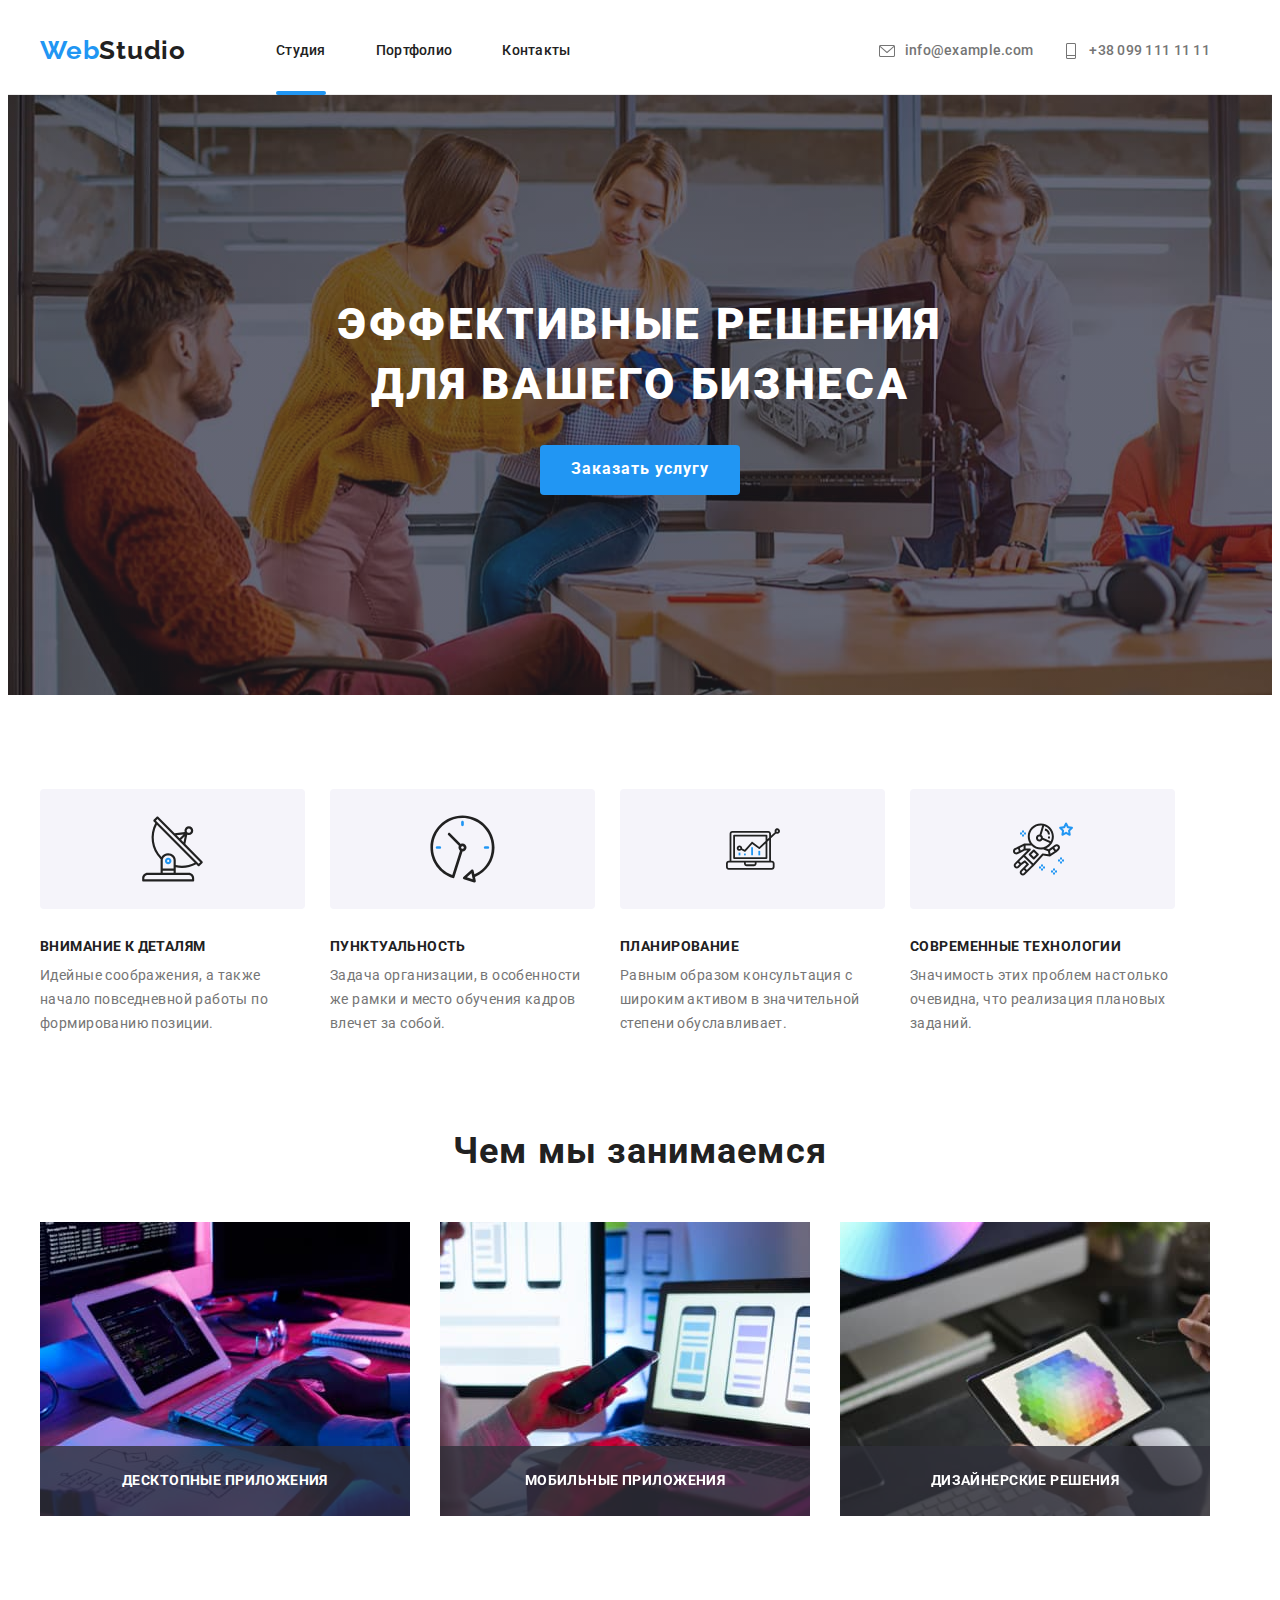
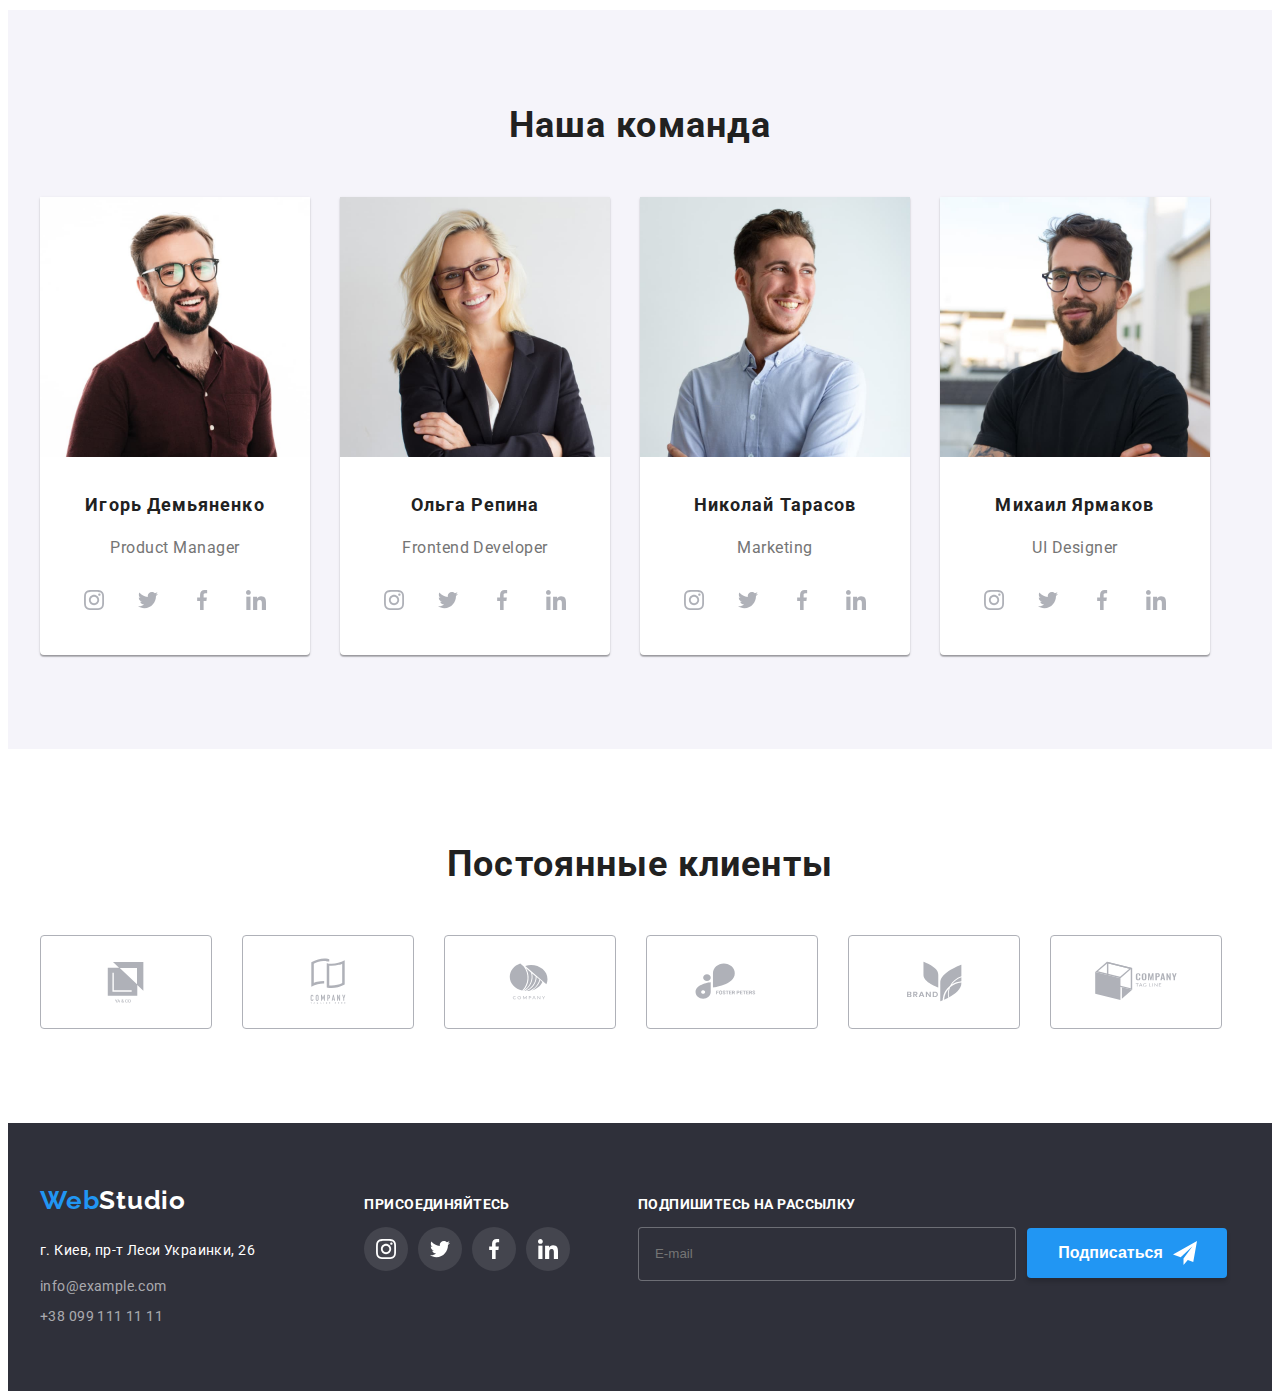
<file: index.html>
<!DOCTYPE html>
<html lang="ru">
<head>
   <meta charset="UTF-8">
   <meta name="viewport" content="width=device-width, initial-scale=1.0">
   <title>WebStudio</title>
   <link rel="preconnect" href="https://fonts.googleapis.com">
<link rel="preconnect" href="https://fonts.gstatic.com" crossorigin>
<link href="https://fonts.googleapis.com/css2?family=Raleway:wght@700&family=Roboto:wght@400;500;700;900&display=swap" rel="stylesheet">
<link rel="stylesheet" href="https://cdnjs.cloudflare.com/ajax/libs/modern-normalize/1.1.0/modern-normalize.min.css" integrity="sha512-wpPYUAdjBVSE4KJnH1VR1HeZfpl1ub8YT/NKx4PuQ5NmX2tKuGu6U/JRp5y+Y8XG2tV+wKQpNHVUX03MfMFn9Q==" crossorigin="anonymous" referrerpolicy="no-referrer" />   
<link rel="stylesheet" href="./css/main.min.css">
</head>
<body>
   <header class="header">
      <nav class="container main-nav">
            <a href="./index.html" class="logo">Web<span>Studio</span>
            </a>
        <ul class="site-nav list">
         <li class="site-nav__item"><a class="link current" href="./index.html">Студия</a></li>
          <li class="site-nav__item"><a class="link" href="./portfolio.html">Портфолио</a></li>
          <li class="site-nav__item"><a class="link" href="">Контакты</a></li>
       </ul>
     
     <div class="contact">
      
      <a class="contact__link" href="mailto:info@example.com">
         <svg class="contact__icon" width="16px" height="16px">
         <use href="./images/icons.svg#icon-envelope">
         </use>
      </svg>info@example.com</a>

      

      <a class="contact__link" href="tel:+380991111111">
         <svg class="contact__icon" width="16px" height="16px">
         <use href="./images/icons.svg#icon-vector"></use>
      </svg>
      +38 099 111 11 11
   </a>
      
     </div> 
   </nav>
   </header>
   
   <main>
       <!-- Hero section-->

      <section class="hero section">
         <div class="hero__container">
         <h1 class="hero__title">Эффективные решения для вашего бизнеса</h1>
         <button type="button" data-modal-open class="hero__button">Заказать услугу</button>
         </div>
      </section>

      <!-- Modal -->

      <div class="backdrop is-hidden" data-modal>
         <div class="modal">
<button data-modal-close class="modal__close">
   <svg class="modal__svg" width="11px" height="11px">
      <use href="./images/icons.svg#icon-close"></use>
   </svg>
</button>
<p class="modal__title">Оставьте свои данные, мы вам перезвоним</p>

<form class="form-call">

   <div class="form-call__field">
   <label class="form-call__label" for="name">Имя</label>
   <input class="form-call__input" type="text" name="name" id="name">
   <svg class="form-call__svg" width="16px" height="16px">
      <use href="./images/icons.svg#icon-person"></use>
   </svg>
</div>

   <div class="form-call__field">
   <label class="form-call__label" for="tel">Телефон</label>
   <input class="form-call__input" type="text" name="name" id="tel">
   <svg class="form-call__svg" width="16px" height="16px">
      <use href="./images/icons.svg#icon-phone"></use>
   </svg>
</div>

   <div class="form-call__field">
   <label class="form-call__label" for="email">Почта</label>
   <input class="form-call__input" type="text" name="name" id="email">
   <svg class="form-call__svg" width="16px" height="16px">
      <use href="./images/icons.svg#icon-email"></use>
   </svg>
</div>

   <label class="form-call__label" for="comment">Комментарий</label>
   <textarea rows="8" class="form-call__input comment" name="comment" id="comment" placeholder="Введите текст">

   </textarea>

  
   <label class="subcribe-label">
      <input class="subcribe-label__checkbox" type="checkbox" name="topic">
      <span class="subcribe-label__icon"></span>
      Соглашаюсь с рассылкой и принимаю Условия договора
   </label>


   <button type="submit" class="subcribe-label__button">Отправить</button>
</form>


         </div>
      </div>


       <!-- Work section-->
   <section class="section-work section">
      <div class="container">

      <ul class="list-work list">
         <li>
            <div class="list-work__icon">
            <svg width="65" height="70">
               <use href="./images/icons.svg#icon-antenna"></use>
            </svg>
            </div>
            <h3 class="list-work__title">Внимание к деталям</h3>
         <p class="list-work__description">Идейные соображения, а также начало повседневной работы по формированию позиции.</p>
      </li>
      <li>
         <div class="list-work__icon">
         <svg width="67" height="70">
            <use href="./images/icons.svg#icon-clock"></use>
         </svg>
      </div>
         <h3 class="list-work__title">Пунктуальность</h3>
        <p class="list-work__description">Задача организации, в особенности же рамки и место обучения кадров влечет за собой.</p>
   </li>
   <li>
      <div class="list-work__icon">
      <svg width="70" height="54">
         <use href="./images/icons.svg#icon-diagram"></use>
      </svg>
   </div>
        <h3 class="list-work__title">Планирование</h3>
       <p class="list-work__description">Равным образом консультация с широким активом в значительной степени обуславливает.</p>
  </li>
  <li>
   <div class="list-work__icon">
   <svg width="70" height="60">
      <use href="./images/icons.svg#icon-astronaut"></use>
   </svg>
</div>
       <h3 class="list-work__title">Современные технологии</h3>
      <p class="list-work__description">Значимость этих проблем настолько очевидна, что реализация плановых заданий.</p>
  </li>
      </ul>
      
      </div>
   </section>

    <!-- Examples work section-->

   <section class="section-do">
      <div class="container">
      <h2 class="section-do__title title">Чем мы занимаемся</h2>
<ul class="section-do__list list">
   <li class="section-do__item">
      <div class="section-do__thumb">     
          <img src="./images/img1.jpg" alt="Компьютер" width="370">
          <p class="section-do__text">Десктопные приложения</p>
      </div>
      
   </li>
   <li class="section-do__item">
      <div class="section-do__thumb">     
         <img src="./images/img2.jpg" alt="Компьютер" width="370">
         <p class="section-do__text">Мобильные приложения</p>
     </div>
   </li>
   <li class="section-do__item">
      <div class="section-do__thumb">     
         <img src="./images/img3.jpg" alt="Компьютер" width="370">
         <p class="section-do__text">Дизайнерские решения</p>
     </div>
   </li>
</ul>
</div>
   </section>

    <!-- Team section-->

   <section class="section-team section">
      <div class="container">
      <h2 class="section-team__title title">Наша команда</h2>

      <ul class="section-team__list list">

          <!-- First card -->

         <li class="section-team__item">
            <img src="./images/team1.jpg" alt="Дизайнер" width="270">
            <div class="section-team__wrap">
            <h3 class="section-team__name">Игорь Демьяненко</h3>
            <p class="section-team__description">Product Manager</p>
            </div>

            <ul class="social-team">
               <li class="social-team__item">
                  <a class="social-team__link" href="#">
                  <svg class="social-team__icon">
                     <use href="./images/icons.svg#icon-instagram"></use>
                  </svg>
               </a>
               </li>
               <li class="social-team__item">
                  <a class="social-team__link" href="#">
                  <svg class="social-team__icon">
                     <use href="./images/icons.svg#icon-twitter-1"></use>
                  </svg>
                  </a>
               </li>
               <li class="social-team__item">
                  <a class="social-team__link" href="#">
                  <svg class="social-team__icon">
                     <use href="./images/icons.svg#icon-facebook"></use>
                  </svg>
                  </a>
               </li>
               <li class="social-team__item">
                  <a class="social-team__link" href="#">
                  <svg class="social-team__icon">
                     <use href="./images/icons.svg#icon-linkedin"></use>
                  </svg>
                  </a>
               </li>
            </ul>

         </li>
         <li class="section-team__item">
            <img src="./images/team2.jpg" alt="Разработчик" width="270">
            <div class="section-team__wrap">
            <h3 class="section-team__name">Ольга Репина</h3>
            <p class="section-team__description">Frontend Developer</p>
         </div>

         <ul class="social-team">
            <li class="social-team__item">
               <a class="social-team__link" href="#">
               <svg class="social-team__icon">
                  <use href="./images/icons.svg#icon-instagram"></use>
               </svg>
            </a>
            </li>
            <li class="social-team__item">
               <a class="social-team__link" href="#">
               <svg class="social-team__icon">
                  <use href="./images/icons.svg#icon-twitter-1"></use>
               </svg>
               </a>
            </li>
            <li class="social-team__item">
               <a class="social-team__link" href="#">
               <svg class="social-team__icon">
                  <use href="./images/icons.svg#icon-facebook"></use>
               </svg>
               </a>
            </li>
            <li class="social-team__item">
               <a class="social-team__link" href="#">
               <svg class="social-team__icon">
                  <use href="./images/icons.svg#icon-linkedin"></use>
               </svg>
               </a>
            </li>
         </ul>

         </li>
         <li class="section-team__item">
            <img src="./images/team3.jpg" alt="Маркетолог" width="270">
            <div class="section-team__wrap">
            <h3 class="section-team__name">Николай Тарасов</h3>
            <p class="section-team__description">Marketing</p>
         </div>

         <ul class="social-team">
            <li class="social-team__item">
               <a class="social-team__link" href="#">
               <svg class="social-team__icon">
                  <use href="./images/icons.svg#icon-instagram"></use>
               </svg>
            </a>
            </li>
            <li class="social-team__item">
               <a class="social-team__link" href="#">
               <svg class="social-team__icon">
                  <use href="./images/icons.svg#icon-twitter-1"></use>
               </svg>
               </a>
            </li>
            <li class="social-team__item">
               <a class="social-team__link" href="#">
               <svg class="social-team__icon">
                  <use href="./images/icons.svg#icon-facebook"></use>
               </svg>
               </a>
            </li>
            <li class="social-team__item">
               <a class="social-team__link" href="#">
               <svg class="social-team__icon">
                  <use href="./images/icons.svg#icon-linkedin"></use>
               </svg>
               </a>
            </li>
         </ul>

         </li>
         <li class="section-team__item">
            <img src="./images/team4.jpg" alt="Дизайнер интерфейсов" width="270">
            <div class="section-team__wrap">
            <h3 class="section-team__name">Михаил Ярмаков</h3>
            <p class="section-team__description">UI Designer</p>
         </div>

         <ul class="social-team">
            <li class="social-team__item">
               <a class="social-team__link" href="#">
               <svg class="social-team__icon">
                  <use href="./images/icons.svg#icon-instagram"></use>
               </svg>
            </a>
            </li>
            <li class="social-team__item">
               <a class="social-team__link" href="#">
               <svg class="social-team__icon">
                  <use href="./images/icons.svg#icon-twitter-1"></use>
               </svg>
               </a>
            </li>
            <li class="social-team__item">
               <a class="social-team__link" href="#">
               <svg class="social-team__icon">
                  <use href="./images/icons.svg#icon-facebook"></use>
               </svg>
               </a>
            </li>
            <li class="social-team__item">
               <a class="social-team__link" href="#">
               <svg class="social-team__icon">
                  <use href="./images/icons.svg#icon-linkedin"></use>
               </svg>
               </a>
            </li>
         </ul>

         </li>
      </ul>
      </div>
   </section>

   <!-- Clients -->

   <section class="clients">
      <div class="container">

         <h2 class="clients__title title">Постоянные клиенты</h2>

         <ul class="clients__list">
            <li class="clients__item">
               <a href="#" class="clients__link">
                  <svg class="clients__icon" >
                  <use href="./images/icons.svg#icon-logo">
                  </use>
               </svg>
            </a>
            </li>
            <li class="clients__item">
               <a href="#" class="clients__link">
                  <svg class="clients__icon">
                  <use href="./images/icons.svg#icon-logo-1">
                  </use>
               </svg>
            </a>
            </li>
            <li class="clients__item">
               <a href="#" class="clients__link">
                  <svg class="clients__icon">
                  <use href="./images/icons.svg#icon-logo-2">
                  </use>
               </svg>
            </a>
            </li>
            <li class="clients__item">
               <a href="#" class="clients__link">
                  <svg class="clients__icon">
                  <use href="./images/icons.svg#icon-logo-3">
                  </use>
               </svg>
            </a>
            </li>
            <li class="clients__item">
               <a href="#" class="clients__link">
                  <svg class="clients__icon">
                  <use href="./images/icons.svg#icon-logo-4">
                  </use>
               </svg>
            </a>
            </li>
            <li class="clients__item">
               <a href="#" class="clients__link">
                  <svg class="clients__icon">
                  <use href="./images/icons.svg#icon-logo-5">
                  </use>
               </svg>
            </a>
            </li>
         </ul>
      </div>
   </section>
   </main>

    <!-- Footer Ooo-->

   <footer class="footer">

      <div class="container">
      <div class="footer__wrap">
      <a href="" class="footer__logo logo">Web<span>Studio</span></a>
      <div>
         <p class="footer__adress">г. Киев, пр-т Леси Украинки, 26</p>
         <a class="footer__link" href="mailto:info@example.com">info@example.com</a><br />
         <a class="footer__link" href="tel:+380991111111">+38 099 111 11 11</a>
      </div>
      </div>

      <!-- Socials -->

<div class="footer-socials">
   <p class="footer-socials__title">Присоединяйтесь</p>

   <ul class="footer-socials__list">

      <li class="social-footer__item">
         <a class="social-footer__link" href="#">
         <svg class="social-footer__icon" width="20" height="20">
            <use href="./images/icons.svg#icon-instagram"></use>
         </svg>
      </a>

      </li>
      <li class="social-footer__item">
         <a class="social-footer__link" href="#">
         <svg class="social-footer__icon" width="20" height="20">
            <use href="./images/icons.svg#icon-twitter-1"></use>
         </svg>
         </a>
      </li>

      <li class="social-footer__item">
         <a class="social-footer__link" href="#">
         <svg class="social-footer__icon" width="20" height="20">
            <use href="./images/icons.svg#icon-facebook"></use>
         </svg>
         </a>
      </li>

      <li class="social-footer__item">
         <a class="social-footer__link" href="#">
         <svg class="social-footer__icon" width="20" height="20">
            <use href="./images/icons.svg#icon-linkedin"></use>
         </svg>
         </a>
      </li>

   </ul>

</div>

<div class="footer-subscribe">

<p class="footer-socials__title">Подпишитесь на рассылку</p>

<div class="footer-subscribe__wrap">
   <form>
      <input type="email" class="email" name="email" placeholder="E-mail">
      <label id="email"></label>
   <button type="submit" class="footer-subscribe__btn">Подписаться
      <svg class="footer-subscribe__icon" width="24" height="24">
         <use href="./images/icons.svg#icon-send"></use>
      </svg>
   </button>
</form>
</div>
</div>

      </div>
   </footer>
   <script src="./js/modal.js"></script>
</body>
</html>
</file>
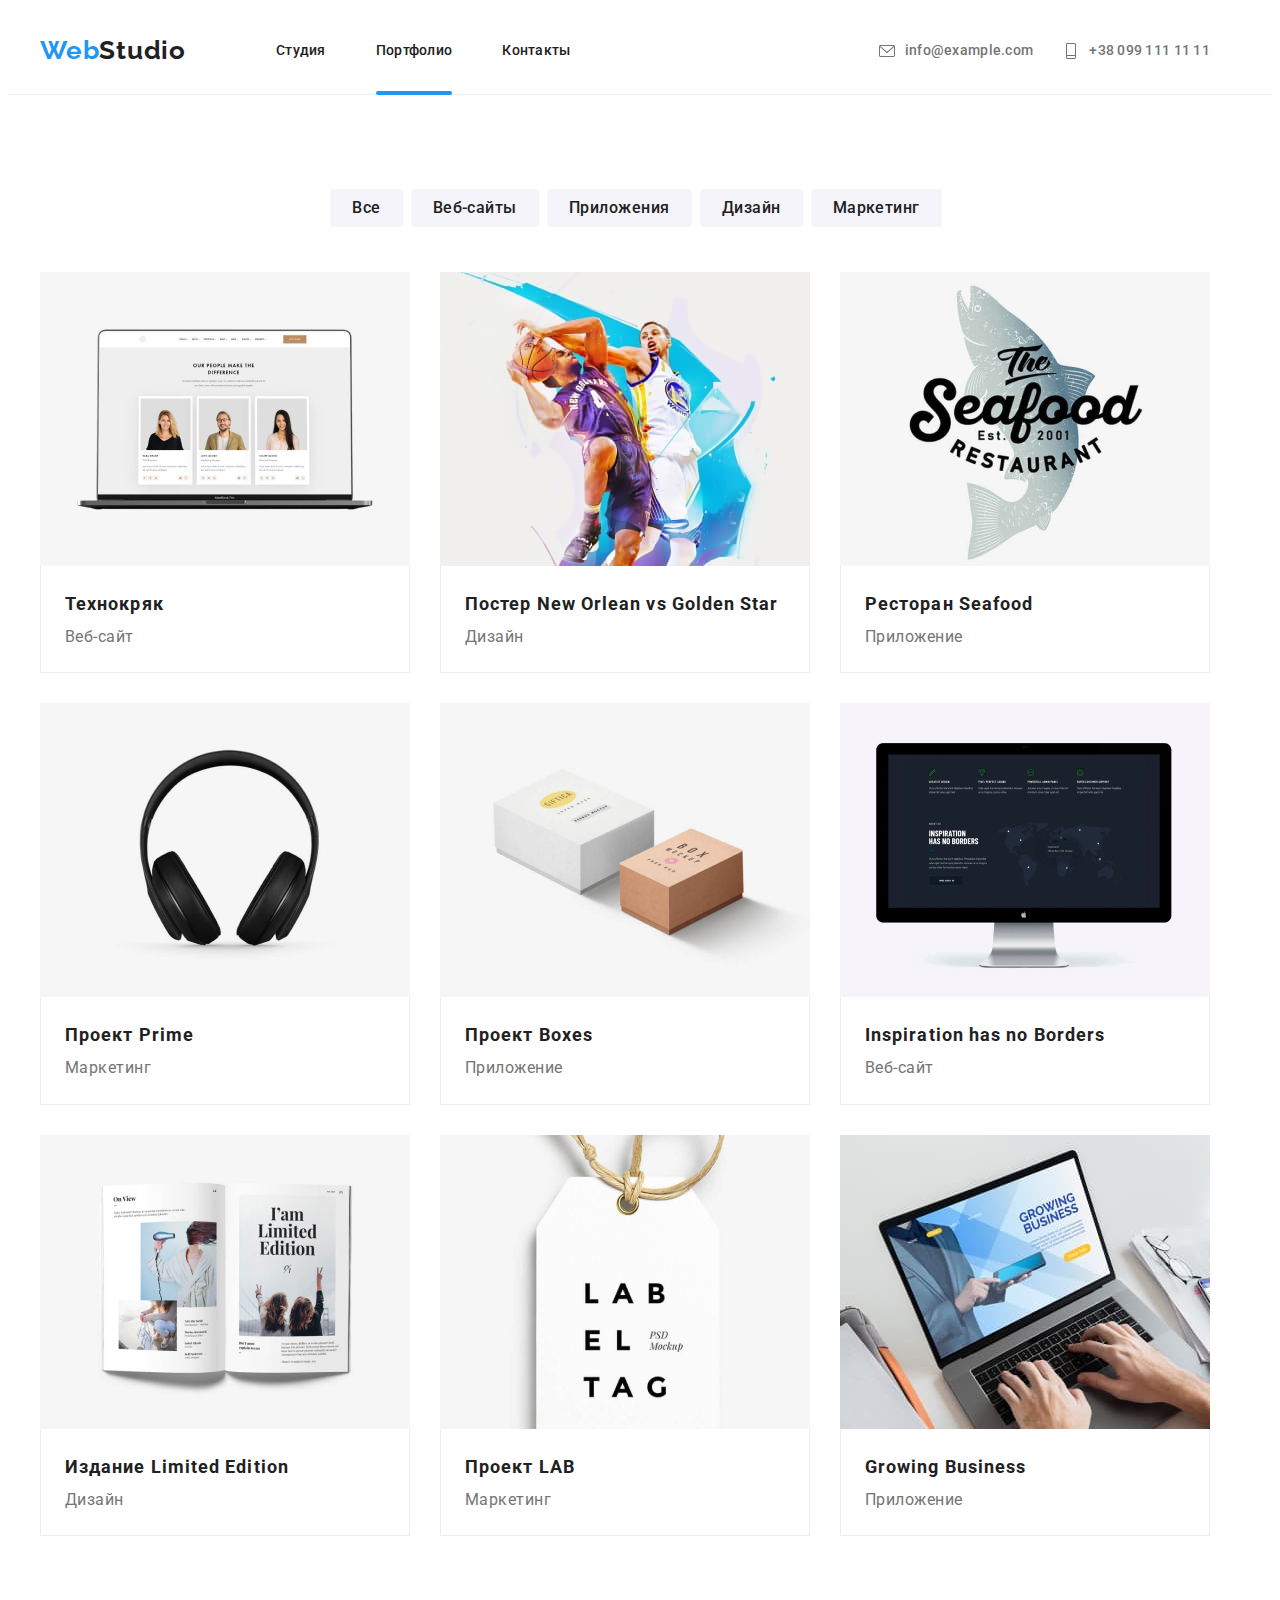
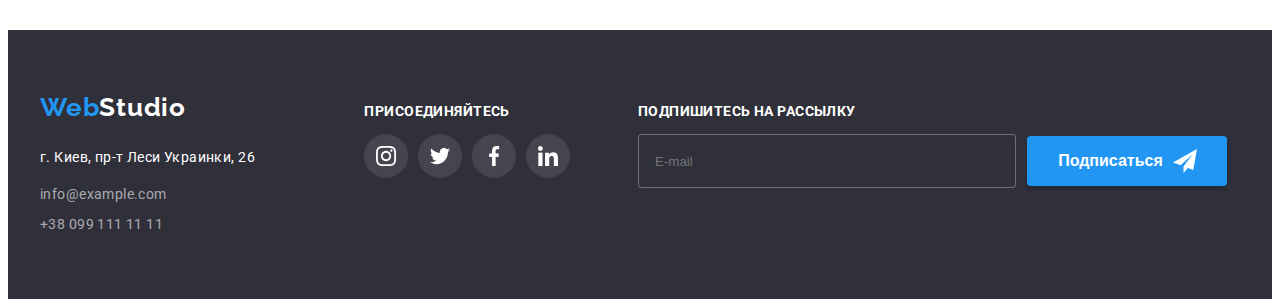
<file: portfolio.html>
<!DOCTYPE html>
<html lang="ru">
<head>
   <meta charset="UTF-8">
   <meta name="viewport" content="width=device-width, initial-scale=1.0">
   <title>Document</title>
   <link rel="preconnect" href="https://fonts.googleapis.com">
   <link rel="preconnect" href="https://fonts.gstatic.com" crossorigin>
   <link href="https://fonts.googleapis.com/css2?family=Raleway:wght@700&family=Roboto:wght@400;500;700;900&display=swap" rel="stylesheet">
   <link rel="stylesheet" href="https://cdnjs.cloudflare.com/ajax/libs/modern-normalize/1.1.0/modern-normalize.min.css" integrity="sha512-wpPYUAdjBVSE4KJnH1VR1HeZfpl1ub8YT/NKx4PuQ5NmX2tKuGu6U/JRp5y+Y8XG2tV+wKQpNHVUX03MfMFn9Q==" crossorigin="anonymous" referrerpolicy="no-referrer" />
   <link rel="stylesheet" href="./css/portfolio.min.css">
   <link rel="stylesheet" href="./css/main.min.css">
</head>
<body>

    <header class="header">
        <nav class="container main-nav">
              <a href="./index.html" class="logo">Web<span>Studio</span>
              </a>
          <ul class="site-nav list">
            <li class="site-nav__item"><a class="link" href="./index.html">Студия</a></li>
            <li class="site-nav__item"><a class="link current" href="./portfolio.html">Портфолио</a></li>
            <li class="site-nav__item"><a class="link" href="">Контакты</a></li>
         </ul>
       
       <div class="contact">
        
        <a class="contact__link" href="mailto:info@example.com">
           <svg class="contact__icon" width="16px" height="16px">
           <use href="./images/icons.svg#icon-envelope">
           </use>
        </svg>info@example.com</a>
  
        
  
        <a class="contact__link" href="tel:+380991111111">
           <svg class="contact__icon" width="16px" height="16px">
           <use href="./images/icons.svg#icon-vector"></use>
        </svg>
        +38 099 111 11 11
     </a>
        
       </div> 
     </nav>
     </header>
   
<main>
    <section class="section">
        <div class="container">

        <h1 class="section examples-title">Примеры работ</h1>

        <ul class="button-list list">
            <li><button class="button-bt" type="button">Все</button></li>
            <li><button class="button-bt" type="button">Веб-сайты</button></li>
            <li><button class="button-bt" type="button">Приложения</button></li>
            <li><button class="button-bt" type="button">Дизайн</button></li>
            <li><button class="button-bt" type="button">Маркетинг</button></li>
        </ul>


        <ul class="main-list list">
            <li class="main-item">
                <div class="main-thumb">
                <img src="./images/port1.jpg" alt="Веб-сайт" width="370">
                <p class="main-descr">Технокряк это современная площадка распространения коронавируса. Компании используют эту платформу для цифрового шпионажа и атак на защищённые сервера конкурентов.</p>
            </div>
                <div class="main-wrap">
                <h2>Технокряк</h2>
                <p class="list-description">Веб-сайт</p>
            </div>
            </li>
            <li class="main-item">
                   <div class="main-thumb">
                <img src="./images/port2.jpg" alt="Дизайн" width="370">
                <p class="main-descr">Технокряк это современная площадка распространения коронавируса. Компании используют эту платформу для цифрового шпионажа и атак на защищённые сервера конкурентов.</p>
            </div>
                <div class="main-wrap">
                <h2>Постер New Orlean vs Golden Star</h2>
                <p class="list-description">Дизайн</p>
            </div>
            </li>
            <li class="main-item">
                   <div class="main-thumb">
                <img src="./images/port3.jpg" alt="Приложение" width="370">
                <p class="main-descr">Технокряк это современная площадка распространения коронавируса. Компании используют эту платформу для цифрового шпионажа и атак на защищённые сервера конкурентов.</p>
            </div>
                <div class="main-wrap">
                <h2>Ресторан Seafood</h2>
                <p class="list-description">Приложение</p>
            </div>
            </li>
            <li class="main-item">
                   <div class="main-thumb">
                <img src="./images/port4.jpg" alt="Маркетинг" width="370">
                <p class="main-descr">Технокряк это современная площадка распространения коронавируса. Компании используют эту платформу для цифрового шпионажа и атак на защищённые сервера конкурентов.</p>
            </div>
                <div class="main-wrap">
                <h2>Проект Prime</h2>
                <p class="list-description">Маркетинг</p>
            </div>
            </li>
            <li class="main-item">
                   <div class="main-thumb">
                <img src="./images/port5.jpg" alt="Приложение" width="370">
                <p class="main-descr">Технокряк это современная площадка распространения коронавируса. Компании используют эту платформу для цифрового шпионажа и атак на защищённые сервера конкурентов.</p>
            </div>
                <div class="main-wrap">
                <h2>Проект Boxes</h2>
                <p class="list-description">Приложение</p>
            </div>
            </li>
            <li class="main-item">
                   <div class="main-thumb">
                <img src="./images/port6.jpg" alt="Веб-сайт" width="370">
                <p class="main-descr">Технокряк это современная площадка распространения коронавируса. Компании используют эту платформу для цифрового шпионажа и атак на защищённые сервера конкурентов.</p>
            </div>
                <div class="main-wrap">
                <h2>Inspiration has no Borders</h2>
                <p class="list-description">Веб-сайт</p>
            </div>
            </li>
            <li class="main-item">
                   <div class="main-thumb">
                <img src="./images/port7.jpg" alt="Дизайн" width="370">
                <p class="main-descr">Технокряк это современная площадка распространения коронавируса. Компании используют эту платформу для цифрового шпионажа и атак на защищённые сервера конкурентов.</p>
            </div>
                <div class="main-wrap">
                <h2>Издание Limited Edition</h2>
                <p class="list-description">Дизайн</p>
            </div>
            </li>
            <li class="main-item">
                   <div class="main-thumb">
                <img src="./images/port8.jpg" alt="Маркетинг" width="370">
                <p class="main-descr">Технокряк это современная площадка распространения коронавируса. Компании используют эту платформу для цифрового шпионажа и атак на защищённые сервера конкурентов.</p>
            </div>
                <div class="main-wrap">
                <h2>Проект LAB</h2>
                <p class="list-description">Маркетинг</p>
            </div>
            </li>
            <li class="main-item">
                   <div class="main-thumb">
                <img src="./images/port9.jpg" alt="Приложение" width="370">
                <p class="main-descr">Технокряк это современная площадка распространения коронавируса. Компании используют эту платформу для цифрового шпионажа и атак на защищённые сервера конкурентов.</p>
            </div>
                <div class="main-wrap">
                <h2>Growing Business</h2>
                <p class="list-description">Приложение</p>
            </div>
            </li>
        </ul>
        </div>
    </section>
</main>

  
    <!-- Footer Ooo-->

    <footer class="footer">

        <div class="container">
        <div class="footer__wrap">
        <a href="" class="footer__logo logo">Web<span>Studio</span></a>
        <div>
           <p class="footer__adress">г. Киев, пр-т Леси Украинки, 26</p>
           <a class="footer__link" href="mailto:info@example.com">info@example.com</a><br />
           <a class="footer__link" href="tel:+380991111111">+38 099 111 11 11</a>
        </div>
        </div>
  
        <!-- Socials -->
  
  <div class="footer-socials">
     <p class="footer-socials__title">Присоединяйтесь</p>
  
     <ul class="footer-socials__list">
  
        <li class="social-footer__item">
           <a class="social-footer__link" href="#">
           <svg class="social-footer__icon" width="20" height="20">
              <use href="./images/icons.svg#icon-instagram"></use>
           </svg>
        </a>
  
        </li>
        <li class="social-footer__item">
           <a class="social-footer__link" href="#">
           <svg class="social-footer__icon" width="20" height="20">
              <use href="./images/icons.svg#icon-twitter-1"></use>
           </svg>
           </a>
        </li>
  
        <li class="social-footer__item">
           <a class="social-footer__link" href="#">
           <svg class="social-footer__icon" width="20" height="20">
              <use href="./images/icons.svg#icon-facebook"></use>
           </svg>
           </a>
        </li>
  
        <li class="social-footer__item">
           <a class="social-footer__link" href="#">
           <svg class="social-footer__icon" width="20" height="20">
              <use href="./images/icons.svg#icon-linkedin"></use>
           </svg>
           </a>
        </li>
  
     </ul>
  
  </div>
  
  <div class="footer-subscribe">
  
  <p class="footer-socials__title">Подпишитесь на рассылку</p>
  
  <div class="footer-subscribe__wrap">
     <form>
        <input type="email" class="email" name="email" placeholder="E-mail">
        <label id="email"></label>
     <button type="submit" class="footer-subscribe__btn">Подписаться
        <svg class="footer-subscribe__icon" width="24" height="24">
           <use href="./images/icons.svg#icon-send"></use>
        </svg>
     </button>
  </form>
  </div>
  </div>
  
        </div>
     </footer>
     <script src="./js/modal.js"></script>
  </body>
  </html>
</file>
<file: css/main.min.css>
body{color:#757575;font-family:'Roboto', sans-serif;font-size:16px;line-height:1.87;letter-spacing:0.03em;text-align:left}.section{padding-top:94px;padding-bottom:94px}ul{margin:0;padding:0;list-style:none}img{display:block}h1,h2,h3,h4,h5,h6{color:#212121;margin:0;font-size:18px;font-weight:700;line-height:2;letter-spacing:0.06em}.list{list-style:none}.header{border-bottom:1px solid #ECECEC;padding-top:25px;padding-bottom:25px}.container{width:1200px;padding-left:15px;padding-right:15px;margin-left:auto;margin-right:auto}.main-nav{display:flex;align-items:center}.site-nav{display:flex}.site-nav .link:hover,.site-nav .link:focus{color:#2196F3;transition:color 250ms cubic-bezier(0.4, 0, 0.2, 1)}.site-nav .link{display:block;font-weight:500;font-size:14px;line-height:1.14;letter-spacing:0.02em;color:#212121;text-decoration:none}.site-nav__item{margin-right:50px}.site-nav__item:last-child{margin-right:0}.current{position:relative}.current::after{display:inline-block;position:absolute;content:"";width:100%;height:4px;background-color:#2196F3;bottom:-36px;left:0;border-radius:2px}.logo{font-family:'Raleway', sans-serif;color:#2196F3;font-size:26px;font-weight:700;line-height:1.19;letter-spacing:0.03em;text-align:left;text-decoration:none}.logo>span{color:#212121;font-size:26px;line-height:1.38;letter-spacing:0.03em;margin-right:90px}.contact__link{margin-right:30px}.contact{display:flex;margin-left:auto}.contact__link{display:flex;color:#757575;font-weight:500;font-size:14px;line-height:1.14;letter-spacing:0.02em;text-decoration:none;align-items:center}.contact__link:hover,.contact__link:focus{color:#2196F3;transition:color 250ms cubic-bezier(0.4, 0, 0.2, 1)}.contact__link:first-child{margin-right:30px}.contact__link:hover .contact__icon,.contact__link:focus .contact__icon{fill:#2196F3;transition:fill 250ms cubic-bezier(0.4, 0, 0.2, 1)}.contact__icon{fill:#757575;margin-right:10px}.hero{background-image:linear-gradient(to right, rgba(47,48,58,0.4), rgba(47,48,58,0.4)),url(../images/hero.jpg);max-width:1600px;padding-top:200px;padding-bottom:200px;margin-left:auto;margin-right:auto}.hero__container{width:640px;text-align:center;margin-left:auto;margin-right:auto}.hero__title{color:#fff;font-size:44px;font-weight:900;line-height:1.36;letter-spacing:0.06em;text-align:center;text-transform:uppercase;margin-bottom:30px}.hero__button{color:#fff;background-color:#2196F3;font-family:'Roboto', sans-serif;width:200px;height:50px;border-radius:4px;padding:0;border:0;font-size:16px;font-style:normal;font-weight:700;line-height:1.88;letter-spacing:0.06em;text-align:center;cursor:pointer}.backdrop{position:fixed;width:100%;height:100%;background-color:rgba(0,0,0,0.2);top:0;left:0;opacity:1;transition:opacity 250ms cubic-bezier(0.4, 0, 0.2, 1)}.backdrop.is-hidden{opacity:0;pointer-events:none}.modal{position:absolute;width:528px;height:601px;background-color:#fff;top:50%;left:50%;transform:translate(-50%, -50%);box-shadow:0px 1px 3px rgba(0,0,0,0.12),0px 1px 1px rgba(0,0,0,0.14),0px 2px 1px rgba(0,0,0,0.2);border-radius:4px;translate:transform 250ms cubic-bezier(0.4, 0, 0.2, 1)}.modal__close{display:flex;margin-top:8px;margin-right:8px;margin-left:auto;border:1px solid rgba(0,0,0,0.1);border-radius:50%;background-color:transparent;width:30px;height:30px;cursor:pointer;align-items:center;justify-content:center}.modal__close:hover .modal__svg{fill:#2196F3}.modal__svg{fill:#212121;transition:fill 250ms cubic-bezier(0.4, 0, 0.2, 1)}.form-call__field{position:relative}.form-call{display:inline-flex;flex-direction:column}.form-call__label{margin-left:40px;font-size:12px;line-height:1.17;margin-bottom:4px}.form-call__input{border-radius:4px;display:block;width:448px;height:40px;border:1px solid rgba(33,33,33,0.2);margin-left:40px;padding-left:42px;margin-bottom:10px;resize:vertical}.form-call__input:focus+.form-call__svg{fill:var(--accent-color)}.form-call__input.comment{padding-left:16px;margin-bottom:20px;height:120px;resize:none}.form-call__svg{position:absolute;top:41px;left:50px}.subcribe-label__icon{display:inline-block;width:16px;height:15px;border:2px solid #212121;border-radius:2px;margin-right:8px}.subcribe-label__checkbox{appearance:none}.subcribe-label__checkbox:checked+.subcribe-label__icon{background-color:#2196F3;background-image:url(../images/send.svg);background-size:contain;border-color:transparent;background-repeat:no-repeat}.subcribe-label__button{margin-left:auto;margin-right:auto;display:inline-flex;justify-content:center;align-items:center;padding:0;cursor:pointer;width:200px;height:50px;background-color:#2196F3;box-shadow:0px 4px 4px rgba(0,0,0,0.15);border-radius:4px;border-color:transparent;font-size:16px;font-weight:700;line-height:1.88;color:#fff}.subcribe-label{display:flex;align-items:center;font-size:14px;margin-left:52px;margin-bottom:30px}.modal__title{margin:0;font-size:20px;line-height:1.17;font-weight:700;text-align:center;color:#212121}.list-work__icon{display:flex;min-height:120px;background-color:#F5F4FA;justify-content:center;align-items:center;border-radius:4px;margin-bottom:30px}.section-work{padding-bottom:47px}.list-work{display:flex;padding-left:0}.list-work>li{width:265px;margin-right:25px}.list-work>li:last-child{margin-right:0}.list-work__description{font-size:14px;line-height:1.71;letter-spacing:0.03em;margin:0;margin-top:10px}.list-work__title{font-size:14px;font-weight:700;line-height:1.14;letter-spacing:0.03em;text-transform:uppercase}.section-do,.section-team{margin-left:auto;margin-right:auto}.section-do{padding-top:47px;padding-bottom:94px}.section-do__title{margin-bottom:50px}.section-team{background-color:#F5F4FA;padding-bottom:94px}.section-do__list{display:flex;padding-left:0;margin-top:0;margin-bottom:0}.section-do__item{margin-right:30px}.section-do__item:last-child{margin-right:0}.section-do__thumb{position:relative}.section-do__text{position:absolute;bottom:0;background:rgba(47,48,58,0.8);padding-top:27px;padding-bottom:27px;margin:0;width:100%;text-align:center;color:#fff;text-transform:uppercase;font-size:14px;font-weight:700;line-height:1.14;letter-spacing:0.03em}.title{font-size:36px;font-weight:700;line-height:1.17;letter-spacing:0.03em;text-align:center}.team-name{font-size:16px;font-weight:500;line-height:1.19;letter-spacing:0.03em}.section-team__title{margin-bottom:50px}.section-team__list{display:flex;padding-left:0}.section-team__description{margin:0;margin-top:10px}.section-team__item{margin-right:30px;min-height:428px;background-color:#fff;box-shadow:0px 1px 3px rgba(0,0,0,0.12),0px 1px 1px rgba(0,0,0,0.14),0px 2px 1px rgba(0,0,0,0.2);border-radius:0px 0px 4px 4px;padding-bottom:30px}.section-team__item:last-child{margin:0}.section-team__wrap{text-align:center;margin-top:30px;margin-bottom:16px}.section-team__name{margin:0}.social-team{display:flex;justify-content:space-around;padding-left:32px;padding-right:32px}.social-team__icon{width:20px;height:20px;fill:#afb1b8}.social-team__item{display:flex;align-items:center;margin-right:10px}.social-team__item:last-child{margin-right:0}.social-team__link{display:flex;width:44px;height:44px;align-items:center;justify-content:center}.social-team__link:hover,.social-team__link:focus{background-color:#2196F3;border-radius:50%;transition:background-color 250ms cubic-bezier(0.4, 0, 0.2, 1)}.social-team__link:hover .social-team__icon,.social-team__link:focus .social-team__icon{fill:#fff;transition:fill 250ms cubic-bezier(0.4, 0, 0.2, 1)}.clients{padding-top:94px;padding-bottom:94px}.clients__title{margin-bottom:50px}.clients__list{display:flex}.clients__item{border:1px solid #afb1b8;border-radius:4px;margin-right:30px;width:170px;height:92px}.clients__item:last-child{margin-right:0}.clients__icon{width:170px;height:92px;fill:#afb1b8}.clients__link{font-size:0}.clients__link:hover .clients__icon,.clients__link:focus .clients__icon{fill:#2196F3;border:1px solid #2196F3;border-radius:4px;transition:fill 250ms cubic-bezier(0.4, 0, 0.2, 1)}.footer{background-color:#2F303A;padding-top:60px;padding-bottom:60px}.footer__wrap{display:inline-flex;flex-wrap:wrap;flex-direction:column;width:250px}.footer__logo>span{color:#fff}.footer__logo{padding:0}.footer__adress{color:#fff;font-size:14px;line-height:1.71;letter-spacing:0.03em;font-style:normal;margin-top:20px;margin-bottom:9px}.footer__link{color:#FFFFFF99;font-size:14px;line-height:1.71px;letter-spacing:0.03em;text-decoration:none;font-style:normal;margin-bottom:9px}.footer__link:hover,.footer__link:focus{color:var(--accent-color);transition:color 250ms cubic-bezier(0.4, 0, 0.2, 1)}.footer-socials__title{color:#fff;text-transform:uppercase;font-size:14px;font-weight:700;line-height:1.14;letter-spacing:0.03em}.footer-socials{display:inline-flex;flex-direction:column;margin-left:70px}.footer-socials__list{display:flex;justify-content:space-around}.social-footer__link{background-color:rgba(255,255,255,0.1);width:44px;height:44px;border-radius:50%;display:flex;align-items:center;justify-content:center;margin-right:10px}.social-footer__link:hover,.social-footer__link:focus{background-color:#2196F3;background-size:inherit;border-radius:50%;transition:background-color 250ms cubic-bezier(0.4, 0, 0.2, 1)}.social-footer__item:last-child{margin-right:53px}.social-footer__icon{display:flex;justify-content:center;align-items:center;fill:#fff}.footer-subscribe{display:inline-flex;flex-direction:column}.footer-subscribe__wrap .email{color:#F5F4FA}.footer-subscribe .email{margin-right:7px;width:358px;height:50px;background-color:#2F303A;border-radius:4px;border:1px solid rgba(255,255,255,0.3);padding-left:16px}.footer-subscribe__btn{display:inline-flex;justify-content:center;align-items:center;padding:0;cursor:pointer;width:200px;height:50px;background-color:#2196F3;box-shadow:0px 4px 4px rgba(0,0,0,0.15);border-radius:4px;border-color:transparent;font-size:16px;font-weight:700;line-height:1.88;color:#fff}.footer-subscribe__icon{margin-left:10px}
/*# sourceMappingURL=main.min.css.map */
</file>
<file: css/portfolio.min.css>
.button-bt{background-color:#F5F4FA;color:#212121;font-family:'Roboto', sans-serif;font-size:16px;font-weight:500;line-height:1.6;letter-spacing:0.03em;text-align:center;cursor:pointer;margin-right:8px;height:38px;padding-left:22px;padding-right:22px;border:0;border-radius:4px;transition:background-color 250ms cubic-bezier(0.4, 0, 0.2, 1),color 250ms cubic-bezier(0.4, 0, 0.2, 1),box-shadow 250ms cubic-bezier(0.4, 0, 0.2, 1)}.button-bt:hover,.button-bt:focus{background-color:#2196F3;color:#fff;box-shadow:0px 1px 1px rgba(0,0,0,0.12),0px 4px 4px rgba(0,0,0,0.06),1px 4px 6px rgba(0,0,0,0.16)}.list-description{font-size:16px;line-height:1.9;letter-spacing:0.03em;text-align:left;margin:0}.button-list{display:flex;justify-content:center;margin-top:0;margin-bottom:45px}.examples-title{display:none}.main-list{display:flex;flex-wrap:wrap}.main-item{margin-right:30px;margin-bottom:30px}.main-item:hover{box-shadow:0px 1px 1px rgba(0,0,0,0.12),0px 4px 4px rgba(0,0,0,0.06),1px 4px 6px rgba(0,0,0,0.16);transition:box-shadow 250ms cubic-bezier(0.4, 0, 0.2, 1)}.main-item:nth-child(3n+3){margin-right:0}.main-item:nth-last-child(-n+3){margin-bottom:0}.main-wrap{padding:20px 24px 20px 24px;border-left:1px solid #EEEEEE;border-right:1px solid #EEEEEE;border-bottom:1px solid #EEEEEE}.examples-title{display:none}.main-thumb{position:relative;overflow:hidden}.main-descr{position:absolute;display:inline-block;color:#fff;background-color:rgba(33,150,243,0.9);font-size:18px;line-height:1.55;letter-spacing:0.03em;width:100%;height:100%;padding:63px 24px;margin:0;left:0;top:0;transform:translateY(100%);transition:transform 250ms cubic-bezier(0.4, 0, 0.2, 1)}.main-item:hover .main-descr{transform:translateY(0)}
/*# sourceMappingURL=portfolio.min.css.map */
</file>
